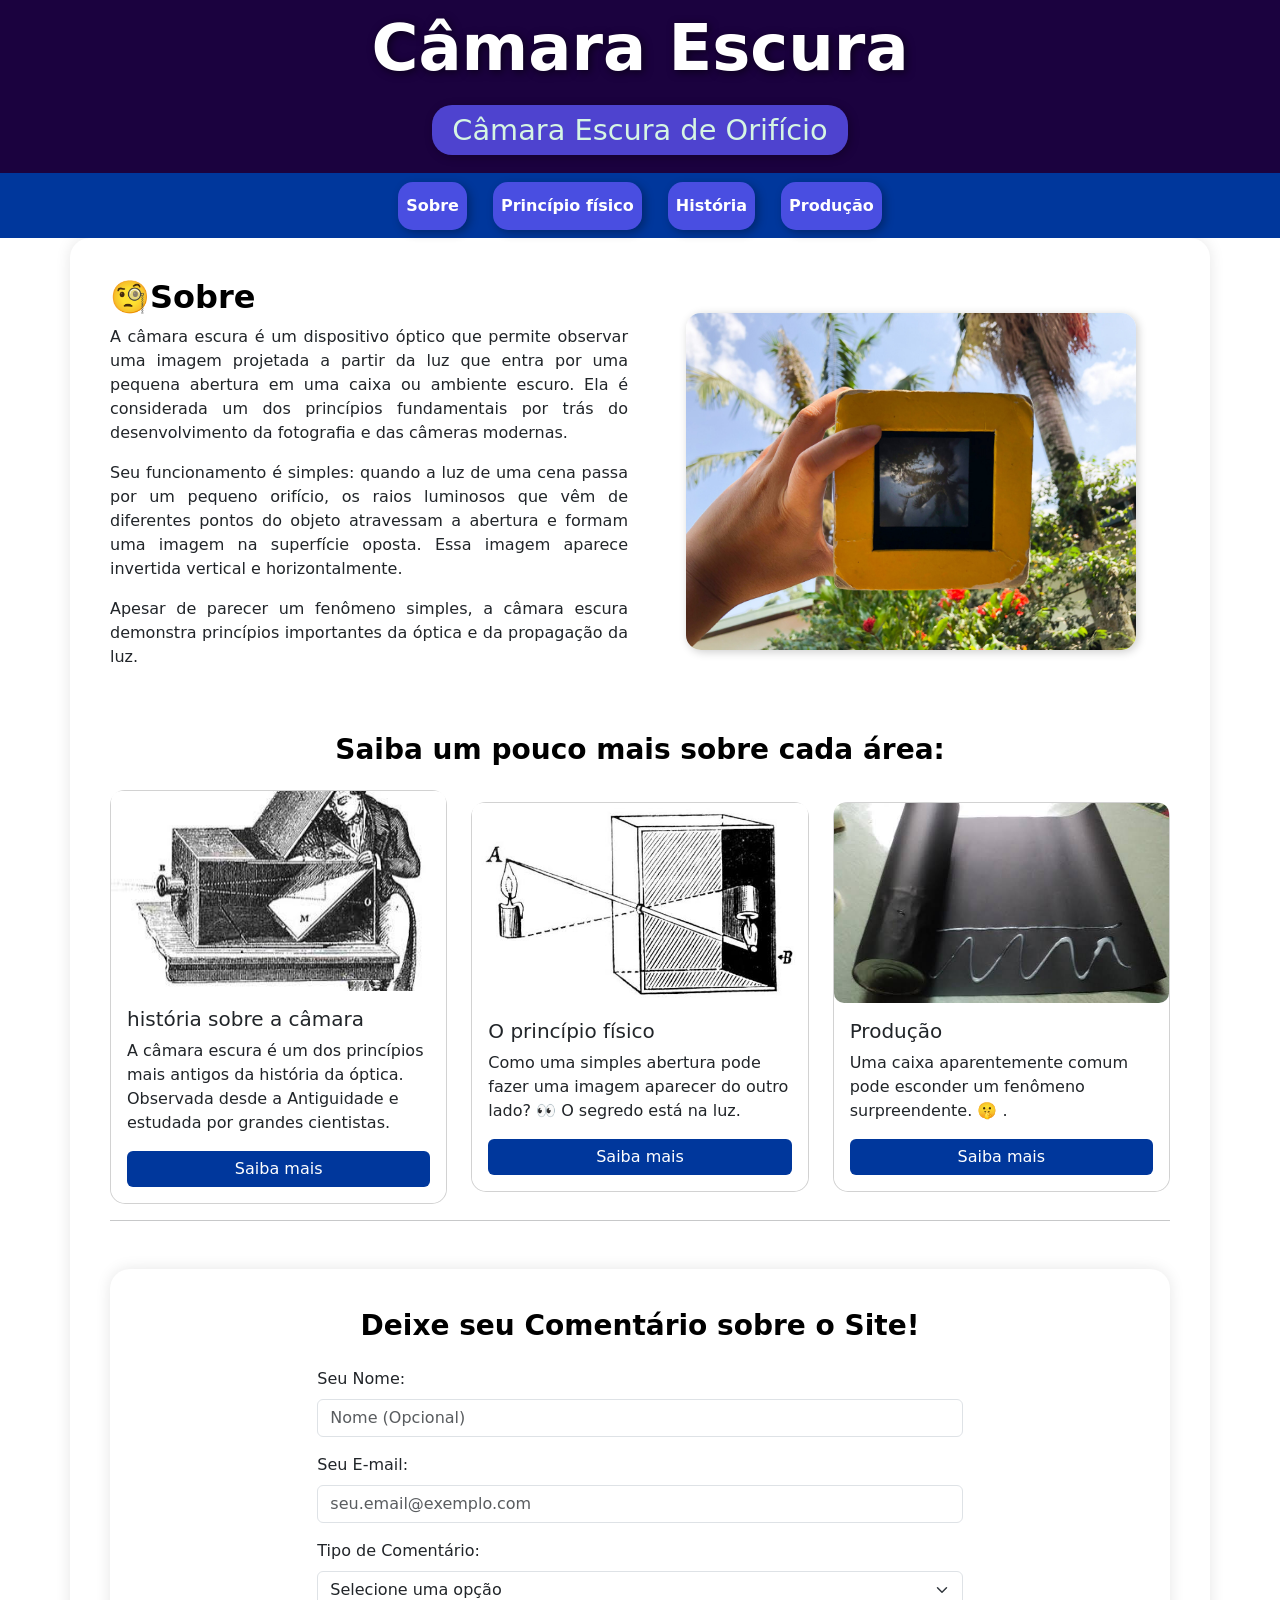
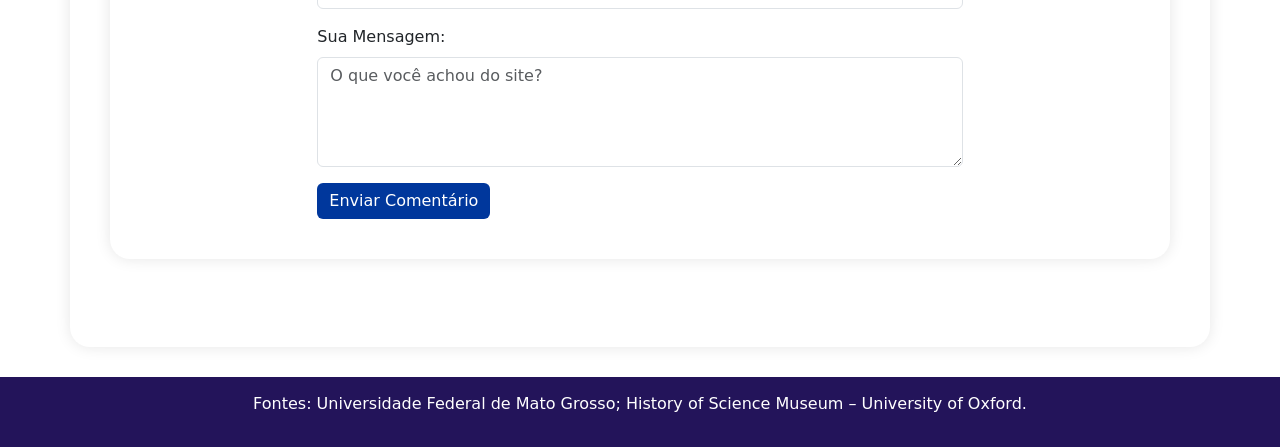
<file: index.html>
<!DOCTYPE html>
<html lang="pt-br">

<head>
    <link rel="stylesheet" href="https://cdn.jsdelivr.net/npm/bootstrap-icons@1.11.3/font/bootstrap-icons.css">

    <meta charset="UTF-8">
    <meta name="viewport" content="width=device-width, initial-scale=1.0">
    <title>Câmara Escura</title>
    <link href="https://cdn.jsdelivr.net/npm/bootstrap@5.3.5/dist/css/bootstrap.min.css" rel="stylesheet"
        integrity="sha384-SgOJa3DmI69IUzQ2PVdRZhwQ+dy64/BUtbMJw1MZ8t5HZApcHrRKUc4W0kG879m7" crossorigin="anonymous">
    <link rel="stylesheet" href="style.css">
</head>

<body>

    <section class="cabecalho">
        <h1 class="titulo-animado">Câmara Escura</h1>
        <h3 class="subtitulo-estiloso">Câmara Escura de Orifício</h3>
    </section>

    <nav class="navbar navbar-expand-lg">
        <div class="container-fluid">
            <button class="navbar-toggler" type="button" data-bs-toggle="collapse"
                data-bs-target="#navbarNav" aria-controls="navbarNav" aria-expanded="false"
                aria-label="Toggle navigation">
                <span class="navbar-toggler-icon"></span>
            </button>
            <div class="collapse navbar-collapse justify-content-center" id="navbarNav">
                <ul class="navbar-nav">
                    <li class="nav-item">
                        <a class="nav-link active" aria-current="page" href="index.html">Sobre</a>
                    </li>
                    <li class="nav-item">
                        <a class="nav-link" href="energia.html">Princípio físico</a>
                    </li>
                    <li class="nav-item">
                        <a class="nav-link" href="agua.html">História</a>
                    </li>
                    <li class="nav-item">
                        <a class="nav-link" href="producao.html">Produção</a>
                    </li>
                </ul>
            </div>
        </div>
    </nav>
    
<div class="container ">
    <div class="row pt- align-items-center">
        <div class="col-md-6">
            <h2><i class="titulo1"></i>🧐Sobre</h2>
            <p class="alinha">
               A câmara escura é um dispositivo óptico que permite observar uma imagem projetada a partir da luz que entra por uma pequena abertura em uma caixa ou ambiente escuro. Ela é considerada um dos princípios fundamentais por trás do desenvolvimento da fotografia e das câmeras modernas.
            </p>

            <p class="alinha">
                Seu funcionamento é simples: quando a luz de uma cena passa por um pequeno orifício, os raios luminosos que vêm de diferentes pontos do objeto atravessam a abertura e formam uma imagem na superfície oposta. Essa imagem aparece invertida vertical e horizontalmente.
            </p>

            <p class="alinha">
                Apesar de parecer um fenômeno simples, a câmara escura demonstra princípios importantes da óptica e da propagação da luz.
            </p>
        </div>

        <div class="col-md-6 text-center">
            <img class="img-agro" src="./13-04-sab-as-15h-familia-mam-oficina-de-camara-escura-como-os-olhos-veem-com-mam-educativo-foto-amanda-falcao-2-scaled.jpg" >
        </div>
    </div>

    <div class="row pt-5 align-items-center">
        <h3 class="text-center pb-3">Saiba um pouco mais sobre cada área:</h3>

        <div class="col">
            <div class="card">
                <img src="camara2.jpg" class="img-card card-img-top" alt="Imagem sobre água.">
                <div class="card-body">
                    <h5 class="card-title">história sobre a câmara</h5>
                    <p class="card-text">A câmara escura é um dos princípios mais antigos da história da óptica. Observada desde a Antiguidade e estudada por grandes cientistas.</p>
                    <a href="agua.html" class="btn btn-success">Saiba mais</a>
                </div>
            </div>
        </div>

        <div class="col">
            <div class="card">
                <img src="camara1.jpg" class="img-card card-img-top" alt="Imagem sobre energia.">
                <div class="card-body">
                    <h5 class="card-title">O princípio físico</h5>
                    <p class="card-text">Como uma simples abertura pode fazer uma imagem aparecer do outro lado? 👀
O segredo está na luz.</p>
                    <a href="energia.html" class="btn btn-success">Saiba mais</a>
                </div>
            </div>
        </div>

        <div class="col">
            <div class="card">
                <img src="camara3.jpg" class="img-card card-img-top" alt="Imagem sobre produção agrícola.">
                <div class="card-body">
                    <h5 class="card-title">Produção</h5>
                    <p class="card-text">Uma caixa aparentemente comum pode esconder um fenômeno surpreendente. 🤫
.</p>
                    <a href="producao.html" class="btn btn-success">Saiba mais</a>
                </div>
            </div>
        </div>
    </div>

    <hr>
    <section class="container my-5">
        <h3 class="text-center mb-4">Deixe seu Comentário sobre o Site!</h3>
        <div class="row justify-content-center">
            <div class="col-md-8">
                <form>
                    <div class="mb-3">
                        <label for="nomeComentario" class="form-label">Seu Nome:</label>
                        <input type="text" class="form-control" id="nomeComentario" placeholder="Nome (Opcional)">
                    </div>
                    <div class="mb-3">
                        <label for="emailComentario" class="form-label">Seu E-mail:</label>
                        <input type="email" class="form-control" id="emailComentario" placeholder="seu.email@exemplo.com" required>
                    </div>
                    <div class="mb-3">
                        <label for="tipoComentario" class="form-label">Tipo de Comentário:</label>
                        <select class="form-select" id="tipoComentario" aria-label="Selecione o tipo de comentário">
                            <option selected>Selecione uma opção</option>
                            <option value="elogio">Elogio</option>
                            <option value="sugestao">Sugestão de Melhoria</option>
                            <option value="erro">Relatar Erro</option>
                            <option value="geral">Comentário Geral</option>
                        </select>
                    </div>
                    <div class="mb-3">
                        <label for="mensagemComentario" class="form-label">Sua Mensagem:</label>
                        <textarea class="form-control" id="mensagemComentario" rows="4" placeholder="O que você achou do site?" required></textarea>
                    </div>
                    <button type="submit" class="btn btn-success">Enviar Comentário</button>
                </form>
            </div>
        </div>
    </section>
    </div> <div class="footer">
    <p>Fontes: Universidade Federal de Mato Grosso; History of Science Museum – University of Oxford.</p>
</div>


    
</body>

</html>
</file>
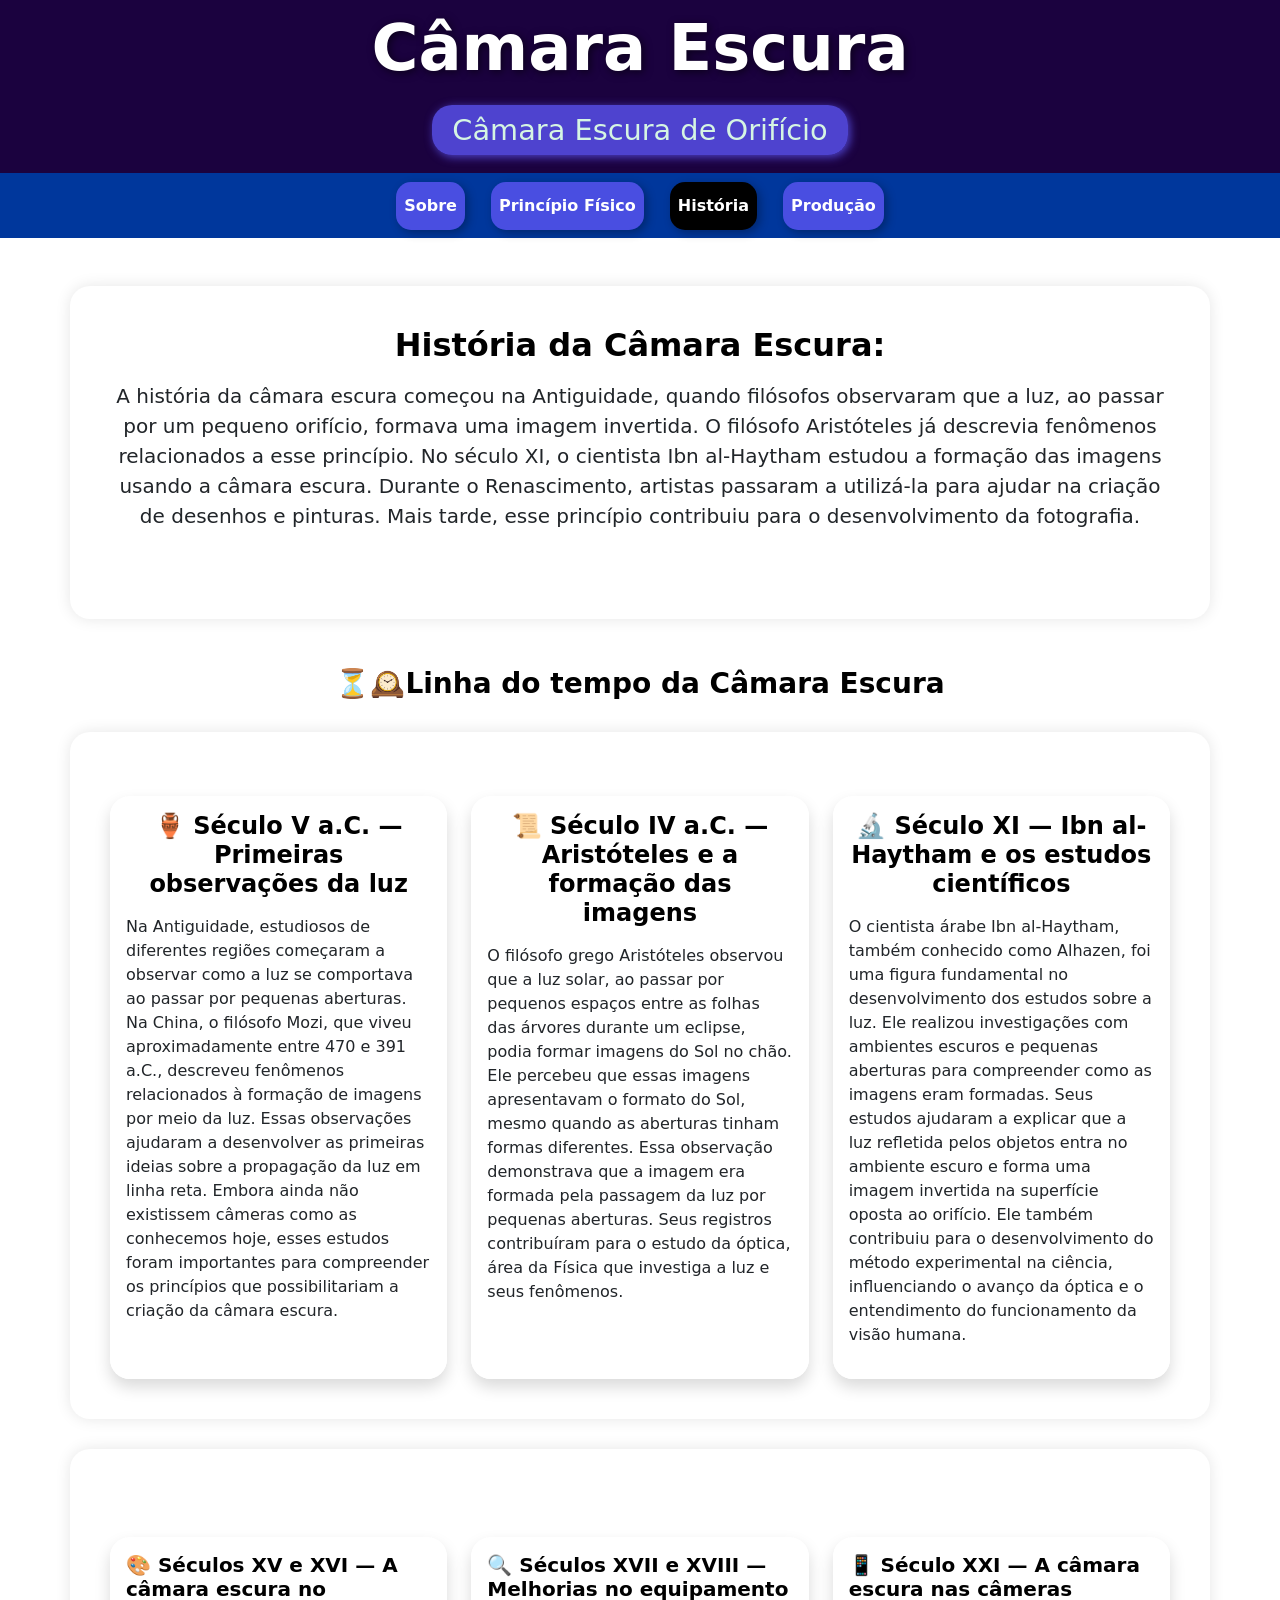
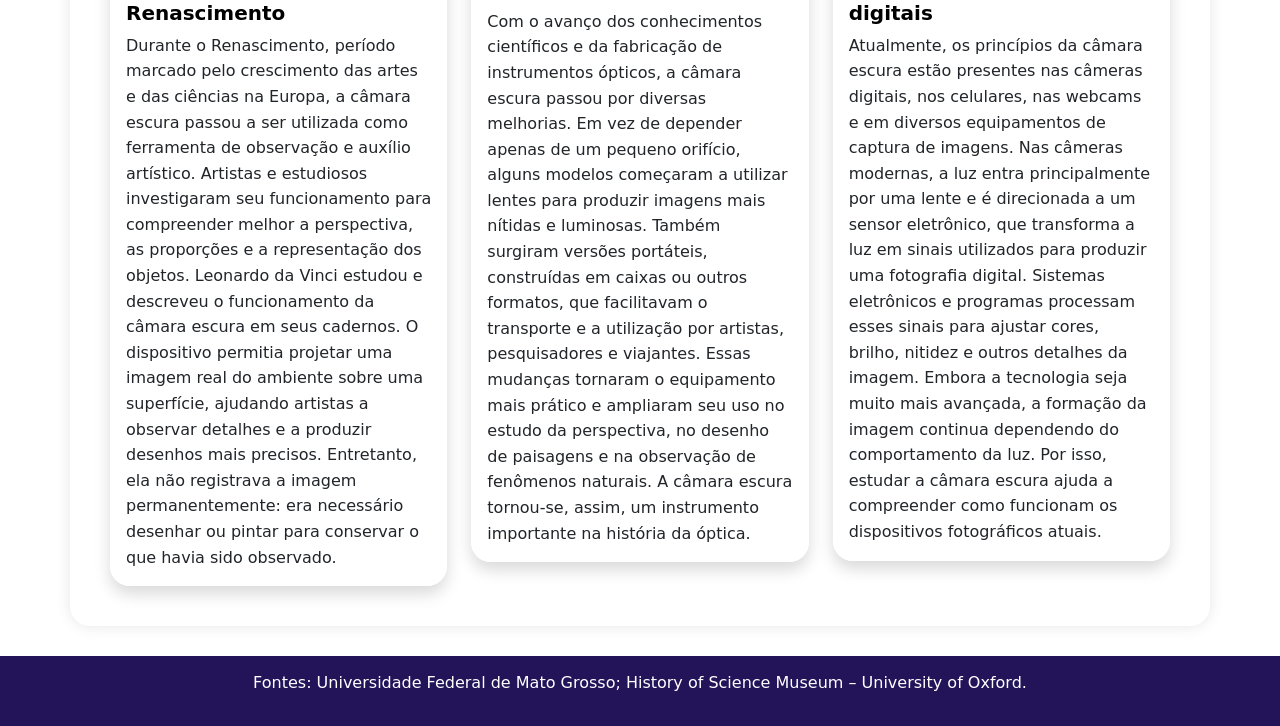
<file: agua.html>
<!DOCTYPE html>
<html lang="pt-br">

<head>
    <meta charset="UTF-8">
    <meta name="viewport" content="width=device-width, initial-scale=1.0">
    <title>Câmara Escura</title>
    <link href="https://cdn.jsdelivr.net/npm/bootstrap@5.3.5/dist/css/bootstrap.min.css" rel="stylesheet"
        integrity="sha384-SgOJa3DmI69IUzQ2PVdRZhwQ+dy64/BUtbMJw1MZ8t5HZApcHrRKUc4W0kG879m7" crossorigin="anonymous">
    <link rel="stylesheet" href="agua.css">
</head>

<body>

    <!-- Cabeçalho -->
    <section class="cabecalho">
        <h1 class="titulo-animado">Câmara Escura</h1>
        <h3 class="subtitulo-estiloso">Câmara Escura de Orifício</h3>
    </section>

    <!-- Navbar -->
    <nav class="navbar navbar-expand-lg">
        <div class="container-fluid">
            <button class="navbar-toggler" type="button" data-bs-toggle="collapse"
                data-bs-target="#navbarNav" aria-controls="navbarNav" aria-expanded="false"
                aria-label="Toggle navigation">
                <span class="navbar-toggler-icon"></span>
            </button>
            <div class="collapse navbar-collapse justify-content-center" id="navbarNav">
                <ul class="navbar-nav">
                    <li class="nav-item">
                        <a class="nav-link" href="index.html">Sobre</a>
                    </li>
                    <li class="nav-item">
                         <a class="nav-link" href="energia.html">Princípio Físico</a>
                    </li>
                    <li class="nav-item">
                         <a class="nav-link active" aria-current="page" href="agua.html">História</a>
                    </li>
                    <li class="nav-item">
                        <a class="nav-link" href="producao.html">Produção</a>
                    </li>
                </ul>
            </div>
        </div>
    </nav>
<div class="container my-5">
 <div class="text-center mb-5">
        <h2 class="mb-3">História da Câmara Escura:</h2>
        <p class="lead">
            A história da câmara escura começou na Antiguidade, quando filósofos observaram que a luz, ao passar por um pequeno orifício, formava uma imagem invertida. O filósofo Aristóteles já descrevia fenômenos relacionados a esse princípio. No século XI, o cientista Ibn al-Haytham estudou a formação das imagens usando a câmara escura. Durante o Renascimento, artistas passaram a utilizá-la para ajudar na criação de desenhos e pinturas. Mais tarde, esse princípio contribuiu para o desenvolvimento da fotografia.
        </p>
    </div>
    </div>
    <h3 class="text-center pb-4">⏳🕰️Linha do tempo da Câmara Escura</h3>
 

<!-- Conteúdo principal -->
<div class="container">

    <div class="row pt-4">

        <!-- Coluna 1 -->
        <div class="col-md-4">
            <div class="card h-100 shadow card-hover">
                <div class="card-body">
                    <h4 class="card-title text-center mb-3"><i class="bi bi-tree"></i>🏺 Século V a.C. — Primeiras observações da luz</h4>
                    <p>
                       Na Antiguidade, estudiosos de diferentes regiões começaram a observar como a luz se comportava ao passar por pequenas aberturas. Na China, o filósofo Mozi, que viveu aproximadamente entre 470 e 391 a.C., descreveu fenômenos relacionados à formação de imagens por meio da luz. Essas observações ajudaram a desenvolver as primeiras ideias sobre a propagação da luz em linha reta. Embora ainda não existissem câmeras como as conhecemos hoje, esses estudos foram importantes para compreender os princípios que possibilitariam a criação da câmara escura.
                    </p>
                   
                </div>
            </div>
        </div>

        <!-- Coluna 2 -->
        <div class="col-md-4">
            <div class="card h-100 shadow card-hover">
                <div class="card-body">
                    <h4 class="card-title text-center mb-3"><i class="bi bi-droplet-half"></i>📜 Século IV a.C. — Aristóteles e a formação das imagens</h4>
                    <p>
                        O filósofo grego Aristóteles observou que a luz solar, ao passar por pequenos espaços entre as folhas das árvores durante um eclipse, podia formar imagens do Sol no chão. Ele percebeu que essas imagens apresentavam o formato do Sol, mesmo quando as aberturas tinham formas diferentes. Essa observação demonstrava que a imagem era formada pela passagem da luz por pequenas aberturas. Seus registros contribuíram para o estudo da óptica, área da Física que investiga a luz e seus fenômenos.
                    </p>
                  
                </div>
            </div>
        </div>

        <!-- Coluna 3 -->
        <div class="col-md-4">
            <div class="card h-100 shadow card-hover">
                <div class="card-body">
                    <h4 class="card-title text-center mb-3"><i class="bi bi-people-fill"></i> 🔬 Século XI — Ibn al-Haytham e os estudos científicos</h4>
                    <p>
                        O cientista árabe Ibn al-Haytham, também conhecido como Alhazen, foi uma figura fundamental no desenvolvimento dos estudos sobre a luz. Ele realizou investigações com ambientes escuros e pequenas aberturas para compreender como as imagens eram formadas. Seus estudos ajudaram a explicar que a luz refletida pelos objetos entra no ambiente escuro e forma uma imagem invertida na superfície oposta ao orifício. Ele também contribuiu para o desenvolvimento do método experimental na ciência, influenciando o avanço da óptica e o entendimento do funcionamento da visão humana.
                    </p>
                </div>
            </div>
        </div>

    </div>
</div>

<!-- Seção de curiosidades -->
<div class="container">
    <div class="row pt-5">
        

        <!-- Card 1 -->
        <div class="col-md-4">
            <div class="card shadow curiosidade-hover">
                <div class="card-body">
                    <h5 class="card-title"><i class="bi bi-water"></i>🎨 Séculos XV e XVI — A câmara escura no Renascimento</h5>
                    <p class="card-text">
                        Durante o Renascimento, período marcado pelo crescimento das artes e das ciências na Europa, a câmara escura passou a ser utilizada como ferramenta de observação e auxílio artístico. Artistas e estudiosos investigaram seu funcionamento para compreender melhor a perspectiva, as proporções e a representação dos objetos. Leonardo da Vinci estudou e descreveu o funcionamento da câmara escura em seus cadernos. O dispositivo permitia projetar uma imagem real do ambiente sobre uma superfície, ajudando artistas a observar detalhes e a produzir desenhos mais precisos. Entretanto, ela não registrava a imagem permanentemente: era necessário desenhar ou pintar para conservar o que havia sido observado.
                    </p>
                </div>
            </div>
        </div>

        <!-- Card 2 -->
        <div class="col-md-4">
            <div class="card shadow curiosidade-hover">
                <div class="card-body">
                    <h5 class="card-title"><i class="bi bi-droplet-half"></i>🔍 Séculos XVII e XVIII — Melhorias no equipamento</h5>
                    <p class="card-text">
                        Com o avanço dos conhecimentos científicos e da fabricação de instrumentos ópticos, a câmara escura passou por diversas melhorias. Em vez de depender apenas de um pequeno orifício, alguns modelos começaram a utilizar lentes para produzir imagens mais nítidas e luminosas. Também surgiram versões portáteis, construídas em caixas ou outros formatos, que facilitavam o transporte e a utilização por artistas, pesquisadores e viajantes. Essas mudanças tornaram o equipamento mais prático e ampliaram seu uso no estudo da perspectiva, no desenho de paisagens e na observação de fenômenos naturais. A câmara escura tornou-se, assim, um instrumento importante na história da óptica.
                    </p>
                </div>
            </div>
        </div>

        <!-- Card 3 -->
        <div class="col-md-4">
            <div class="card shadow curiosidade-hover">
                <div class="card-body">
                    <h5 class="card-title"><i class="bi bi-globe"></i>📱 Século XXI — A câmara escura nas câmeras digitais


</h5>
                    <p class="card-text">
                       Atualmente, os princípios da câmara escura estão presentes nas câmeras digitais, nos celulares, nas webcams e em diversos equipamentos de captura de imagens. Nas câmeras modernas, a luz entra principalmente por uma lente e é direcionada a um sensor eletrônico, que transforma a luz em sinais utilizados para produzir uma fotografia digital. Sistemas eletrônicos e programas processam esses sinais para ajustar cores, brilho, nitidez e outros detalhes da imagem. Embora a tecnologia seja muito mais avançada, a formação da imagem continua dependendo do comportamento da luz. Por isso, estudar a câmara escura ajuda a compreender como funcionam os dispositivos fotográficos atuais.
                    </p>
                </div>
            </div>
        </div>

    </div>
</div>


    <!-- Script Bootstrap -->
    <script src="https://cdn.jsdelivr.net/npm/bootstrap@5.3.5/dist/js/bootstrap.bundle.min.js"></script>

  <!-- Rodapé -->
    <div class="footer">
        <p>Fontes: Universidade Federal de Mato Grosso; History of Science Museum – University of Oxford.</p>
    </div>

    <script src="https://cdn.jsdelivr.net/npm/bootstrap@5.3.5/dist/js/bootstrap.bundle.min.js"
        integrity="sha384-k6d4wzSIapyDyv1kpU366/PK5hCdSbCRGRCMv+eplOQJWyd1fbcAu9OCUj5zNLiq"
        crossorigin="anonymous"></script>
</body>

</html>
</file>
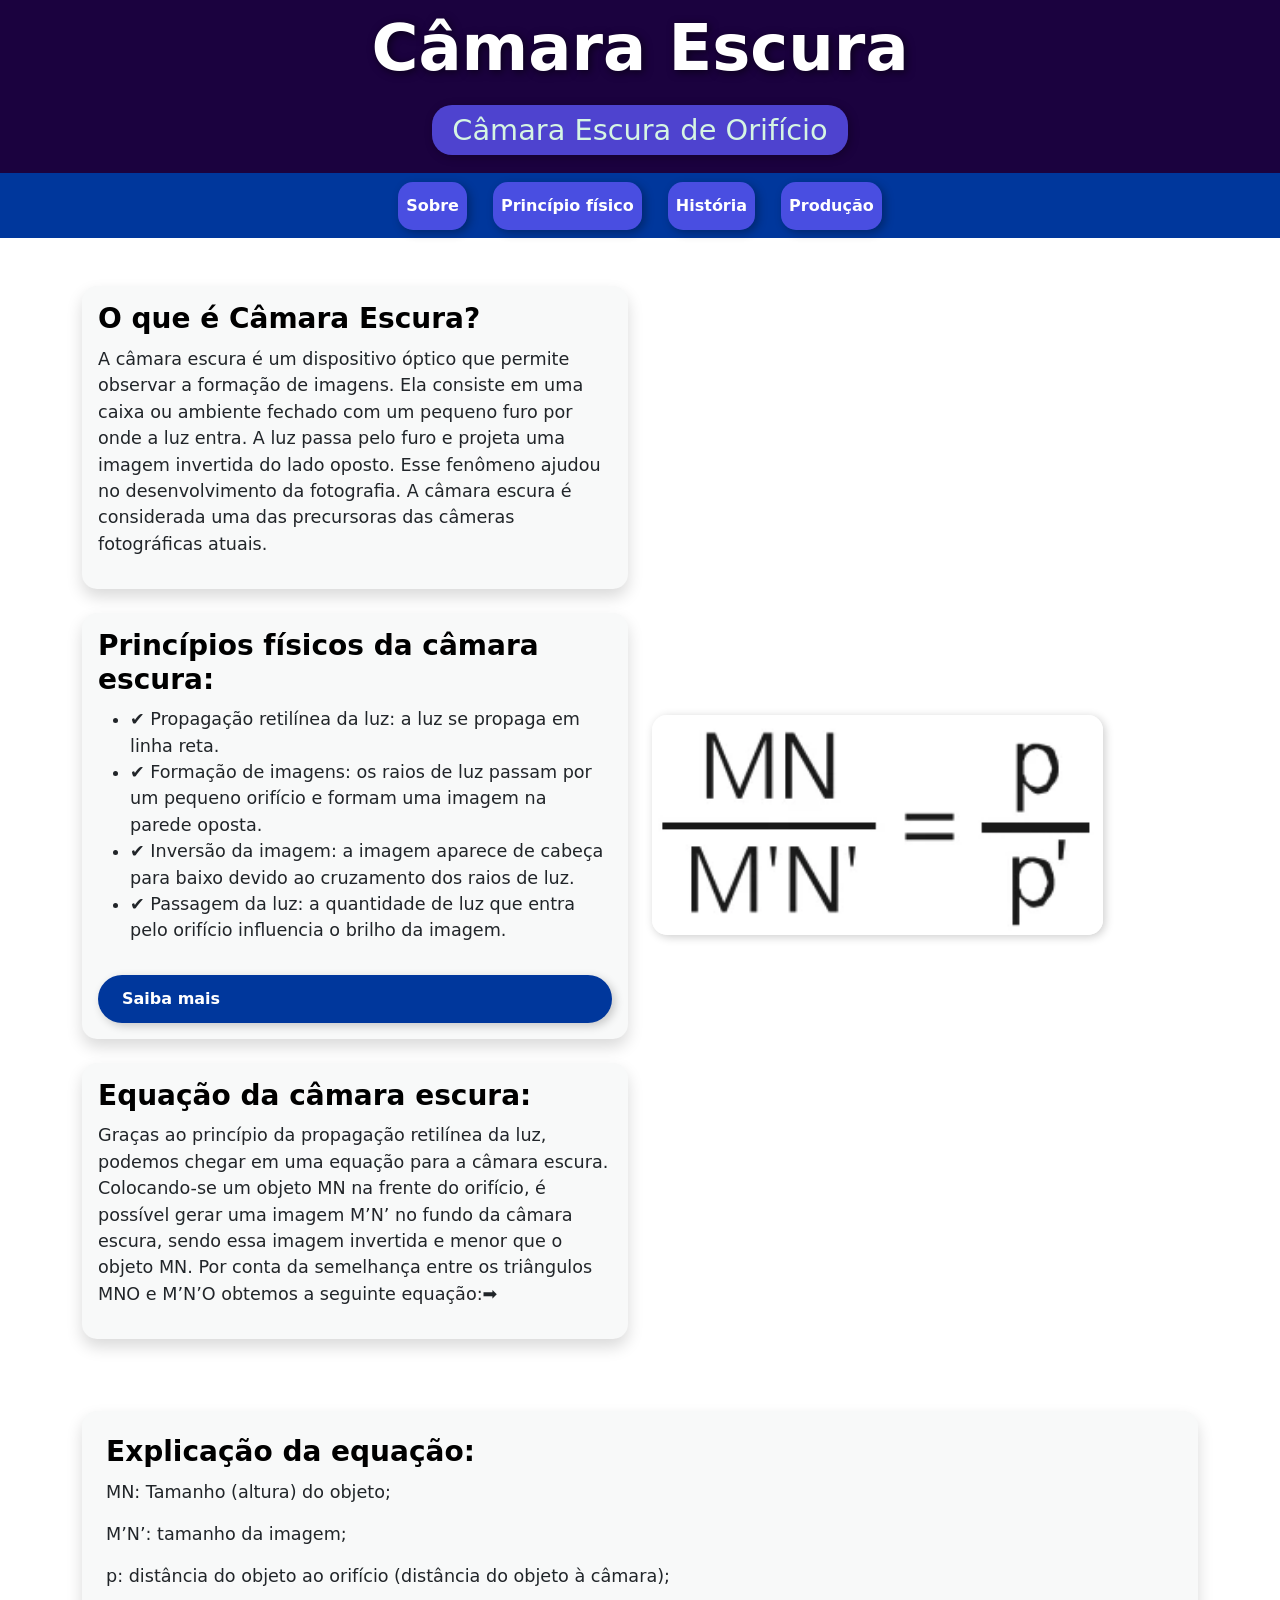
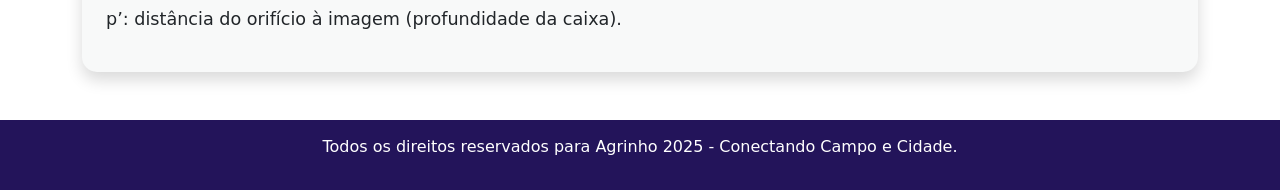
<file: energia.html>
<!DOCTYPE html>
<html lang="pt-br">

<head>
    <meta charset="UTF-8">
    <meta name="viewport" content="width=device-width, initial-scale=1.0">
    <title>Câmara Escura</title>
    <link href="https://cdn.jsdelivr.net/npm/bootstrap@5.3.5/dist/css/bootstrap.min.css" rel="stylesheet"
        integrity="sha384-SgOJa3DmI69IUzQ2PVdRZhwQ+dy64/BUtbMJw1MZ8t5HZApcHrRKUc4W0kG879m7" crossorigin="anonymous">
    <link rel="stylesheet" href="energia.css">
</head>

<body>

    <!-- Cabeçalho -->
    <section class="cabecalho">
        <h1 class="titulo-animado">Câmara Escura</h1>
        <h3 class="subtitulo-estiloso">Câmara Escura de Orifício</h3>
    </section>

    <!-- Navbar -->
    <nav class="navbar navbar-expand-lg">
        <div class="container-fluid">
            <button class="navbar-toggler" type="button" data-bs-toggle="collapse"
                data-bs-target="#navbarNav" aria-controls="navbarNav" aria-expanded="false"
                aria-label="Toggle navigation">
                <span class="navbar-toggler-icon"></span>
            </button>
            <div class="collapse navbar-collapse justify-content-center" id="navbarNav">
                <ul class="navbar-nav">
                    <li class="nav-item">
                        <a class="nav-link" href="index.html">Sobre</a>
                    </li>
                    <li class="nav-item">
                        <a class="nav-link active" aria-current="page" href="energia.html">Princípio físico</a>
                    </li>
                    <li class="nav-item">
                        <a class="nav-link" href="agua.html">História</a>
                    </li>
                    <li class="nav-item">
                        <a class="nav-link" href="producao.html">Produção</a>
                    </li>
                </ul>
            </div>
        </div>
    </nav>

    <!-- Conteúdo Principal -->
    <div class="container my-5">
        <div class="row align-items-center">
            <!-- Texto -->
            <div class="col-md-6">
                <div class="card mb-4 shadow p-3">
                    <h3 class="text-success">O que é Câmara Escura?</h3>
                    <p>A câmara escura é um dispositivo óptico que permite observar a formação de imagens.
Ela consiste em uma caixa ou ambiente fechado com um pequeno furo por onde a luz entra.
A luz passa pelo furo e projeta uma imagem invertida do lado oposto.
Esse fenômeno ajudou no desenvolvimento da fotografia.
A câmara escura é considerada uma das precursoras das câmeras fotográficas atuais.</p>
                </div>

                <div class="card mb-4 shadow p-3">
                    <h3 class="text-success">Princípios físicos da câmara escura:</h3>
                    <ul>
                        <li>✔️ Propagação retilínea da luz: a luz se propaga em linha reta.</li>
                        <li>✔️ Formação de imagens: os raios de luz passam por um pequeno orifício e formam uma imagem na parede oposta.</li>
                        <li>✔️ Inversão da imagem: a imagem aparece de cabeça para baixo devido ao cruzamento dos raios de luz.</li>
                        <li>✔️ Passagem da luz: a quantidade de luz que entra pelo orifício influencia o brilho da imagem.</li>
                    </ul>
                    <a href="https://www.todoestudo.com.br/fisica/camara-escura" target="_blank" class="btn-saiba-mais">Saiba mais </a>

                </div>

                <div class="card mb-4 shadow p-3">
                    <h3 class="text-success">Equação da câmara escura:</h3>
                    <p>Graças ao princípio da propagação retilínea da luz, podemos chegar em uma equação para a câmara escura.

                    Colocando-se um objeto MN na frente do orifício, é possível gerar uma imagem M’N’ no fundo da câmara escura,
                     sendo essa imagem invertida e menor que o objeto MN. Por conta da semelhança entre os triângulos MNO e M’N’O obtemos a seguinte equação:➡️
                    </p>
                </div>
            </div>

             
        <div class="col-md-5 text-center">
            <img class="img-agro2" src="./câmara-escura-equação.webp" >
        </div>
    </div>
        

        <!-- Mais Informações -->
        <div class="card mt-5 shadow p-4">
            <h3 class="text-success">Explicação da equação:</h3>
            <p>
                MN: Tamanho (altura) do objeto;</p>
               <p>
                M’N’: tamanho da imagem;</p>
                <p>
                    p: distância do objeto ao orifício (distância do objeto à câmara);</p>
                <p>
                    p’: distância do orifício à imagem (profundidade da caixa).</p>
        </div>
    </div>

    <!-- Bootstrap JS -->
    <script src="https://cdn.jsdelivr.net/npm/bootstrap@5.3.0/dist/js/bootstrap.bundle.min.js"></script>
  <!-- Rodapé -->
    <div class="footer">
        <p>Todos os direitos reservados para Agrinho 2025 - Conectando Campo e Cidade.</p>
    </div>

    <script src="https://cdn.jsdelivr.net/npm/bootstrap@5.3.5/dist/js/bootstrap.bundle.min.js"
        integrity="sha384-k6d4wzSIapyDyv1kpU366/PK5hCdSbCRGRCMv+eplOQJWyd1fbcAu9OCUj5zNLiq"
        crossorigin="anonymous"></script>
</body>

</html>
</file>
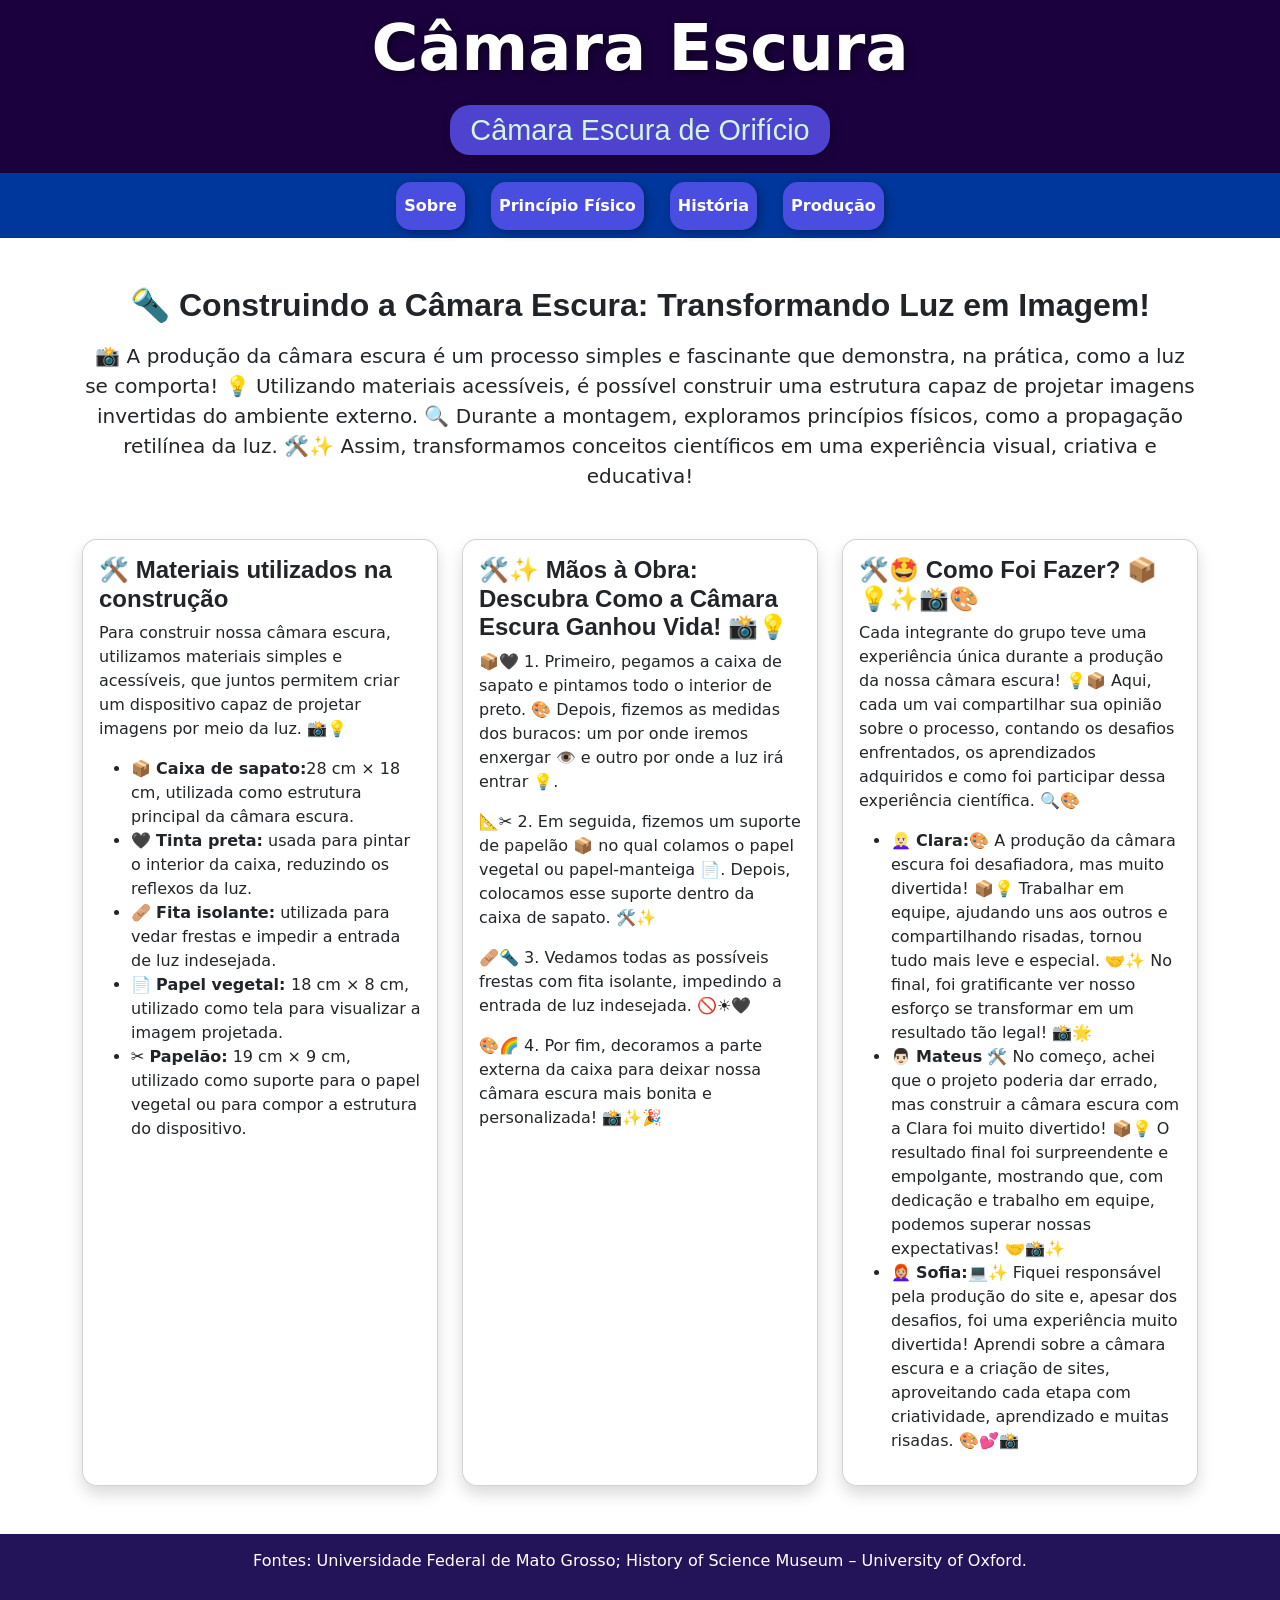
<file: producao.html>
<!DOCTYPE html>
<html lang="pt-br">

<head>
    <link rel="stylesheet" href="https://cdn.jsdelivr.net/npm/bootstrap-icons@1.11.3/font/bootstrap-icons.css">

    <meta charset="UTF-8">
    <meta name="viewport" content="width=device-width, initial-scale=1.0">
    <title>Câmara Escura</title>
    <link href="https://cdn.jsdelivr.net/npm/bootstrap@5.3.5/dist/css/bootstrap.min.css" rel="stylesheet"
        integrity="sha384-SgOJa3DmI69IUzQ2PVdRZhwQ+dy64/BUtbMJw1MZ8t5HZApcHrRKUc4W0kG879m7" crossorigin="anonymous">
    <link rel="stylesheet" href="producao.css">
</head>

<body>

    <!-- Cabeçalho -->
    <section class="cabecalho">
        <h1 class="titulo-animado">Câmara Escura</h1>
        <h3 class="subtitulo-estiloso">Câmara Escura de Orifício</h3>
    </section>

    <!-- Navbar -->
    <nav class="navbar navbar-expand-lg">
        <div class="container-fluid">
            <button class="navbar-toggler" type="button" data-bs-toggle="collapse"
                data-bs-target="#navbarNav" aria-controls="navbarNav" aria-expanded="false"
                aria-label="Toggle navigation">
                <span class="navbar-toggler-icon"></span>
            </button>
            <div class="collapse navbar-collapse justify-content-center" id="navbarNav">
                <ul class="navbar-nav">
                    <li class="nav-item">
                        <a class="nav-link" aria-current="page" href="index.htmPál">Sobre</a>
                    </li>
                    <li class="nav-item">
                        <a class="nav-link" href="energia.html">Princípio Físico</a>
                    </li>
                    <li class="nav-item">
                        <a class="nav-link" href="agua.html">História</a>
                    </li>
                    <li class="nav-item">
                        <a class="nav-link active" aria-current="page" href="producao.html">Produção</a>
                    </li>
                </ul>
            </div>
        </div>
    </nav>
    

   <!-- Conteúdo principal -->
<div class="container my-5">

    <!-- Seção 1 - Texto Introdutório -->
    <div class="text-center mb-5">
        <h2 class="mb-3">🔦 Construindo a Câmara Escura: Transformando Luz em Imagem!</h2>
        <p class="lead">
            📸 A produção da câmara escura é um processo simples e fascinante que demonstra, na prática, como a luz se comporta! 💡 Utilizando materiais acessíveis, é possível construir uma estrutura capaz de projetar imagens invertidas do ambiente externo. 🔍 Durante a montagem, exploramos princípios físicos, como a propagação retilínea da luz. 🛠️✨ Assim, transformamos conceitos científicos em uma experiência visual, criativa e educativa!</p>
    </div>

    <!-- Cards sobre os temas -->
    <div class="row g-4">

        <!-- Card 1 -->
        <div class="col-md-4">
            <div class="card h-100 shadow grow-on-hover">
                <div class="card-body">
                    <h4 class="card-title">🛠️ Materiais utilizados na construção</h4>
                    <p class="card-text">
                        Para construir nossa câmara escura, utilizamos materiais simples e acessíveis, que juntos permitem criar um dispositivo capaz de projetar imagens por meio da luz. 📸💡
                    </p>
                    <ul>
                        <li>📦 <strong>Caixa de sapato:</strong>28 cm × 18 cm, utilizada como estrutura principal da câmara escura.</li>
                        <li>🖤 <strong>Tinta preta:</strong> usada para pintar o interior da caixa, reduzindo os reflexos da luz.</li>
                        <li>🩹 <strong>Fita isolante:</strong> utilizada para vedar frestas e impedir a entrada de luz indesejada.</li>
                        <li>📄 <strong>Papel vegetal: </strong> 18 cm × 8 cm, utilizado como tela para visualizar a imagem projetada.</li>
                        <li>✂️ <strong>Papelão:</strong> 19 cm × 9 cm, utilizado como suporte para o papel vegetal ou para compor a estrutura do dispositivo.</li>
                    </ul>
                   
                </div>
            </div>
        </div>

        <!-- Card 2 -->
        <div class="col-md-4">
            <div class="card h-100 shadow grow-on-hover">
                <div class="card-body">
                    <h4 class="card-title">🛠️✨ Mãos à Obra: Descubra Como a Câmara Escura Ganhou Vida! 📸💡


</h4>
                    <p class="card-text">
                     📦🖤 1. Primeiro, pegamos a caixa de sapato e pintamos todo o interior de preto. 🎨 Depois, fizemos as medidas dos buracos: um por onde iremos enxergar 👁️ e outro por onde a luz irá entrar 💡.
                    </p>

                    <p>
                        📐✂️ 2. Em seguida, fizemos um suporte de papelão 📦 no qual colamos o papel vegetal ou papel-manteiga 📄. Depois, colocamos esse suporte dentro da caixa de sapato. 🛠️✨
                    </p>

                    <p>
                        🩹🔦 3. Vedamos todas as possíveis frestas com fita isolante, impedindo a entrada de luz indesejada. 🚫☀️🖤
                    </p>

                    <p>
                        🎨🌈 4. Por fim, decoramos a parte externa da caixa para deixar nossa câmara escura mais bonita e personalizada! 📸✨🎉
                    </p>
                   
                </div>
            </div>
        </div>

        <!-- Card 3 -->
        <div class="col-md-4">
            <div class="card h-100 shadow grow-on-hover">
                <div class="card-body">
                    <h4 class="card-title">🛠️🤩 Como Foi Fazer? 📦💡✨📸🎨</h4>
                    <p class="card-text">
                        Cada integrante do grupo teve uma experiência única durante a produção da nossa câmara escura! 💡📦 Aqui, cada um vai compartilhar sua opinião sobre o processo, contando os desafios enfrentados, os aprendizados adquiridos e como foi participar dessa experiência científica. 🔍🎨
                    </p>
                    <ul>
                        <li>👱🏻‍♀️ <strong>Clara:</strong>🎨 A produção da câmara escura foi desafiadora, mas muito divertida! 📦💡 Trabalhar em equipe, ajudando uns aos outros e compartilhando risadas, tornou tudo mais leve e especial. 🤝✨ No final, foi gratificante ver nosso esforço se transformar em um resultado tão legal! 📸🌟 </li>
                        <li>👨🏻 <strong>Mateus</strong>  🛠️ No começo, achei que o projeto poderia dar errado, mas construir a câmara escura com a Clara foi muito divertido! 📦💡 O resultado final foi surpreendente e empolgante, mostrando que, com dedicação e trabalho em equipe, podemos superar nossas expectativas! 🤝📸✨</li>
                        <li>👩🏼‍🦰 <strong>Sofia:</strong>💻✨ Fiquei responsável pela produção do site e, apesar dos desafios, foi uma experiência muito divertida! Aprendi sobre a câmara escura e a criação de sites, aproveitando cada etapa com criatividade, aprendizado e muitas risadas. 🎨💕📸</li>
                        
                    </ul>
                    
                </div>
            </div>
        </div>
    </div>
</div>




   
      

                </div>
            </div>
        </div>

    </div>
</div>
    </div>
    </div>
     </div>



     <!-- Rodapé -->
    <div class="footer">
        <p>Fontes: Universidade Federal de Mato Grosso; History of Science Museum – University of Oxford.</p>
    </div>

    <!-- Scripts Bootstrap -->
    <script src="https://cdn.jsdelivr.net/npm/bootstrap@5.3.5/dist/js/bootstrap.bundle.min.js"></script>

</body>

</html>
</file>
<file: style.css>
/* Estilo do cabeçalho */
.cabecalho {
    background-color: #1b023f;
    padding: 10px 0;
    text-align: center;
    color: #fff;
}

/* Animação do Título */
.titulo-animado {
    font-size: 4rem;
    font-weight: bold;
    color: #ffffff;
    text-shadow: 2px 2px 8px rgba(0, 0, 0, 0.6);
    animation: brilho 2s ease-in-out infinite alternate;
}

@keyframes brilho {
    0% {
        text-shadow: 2px 2px 8px rgba(0, 0, 0, 0.6),
                     0 0 10px #2705a2,
                     0 0 20px #2705a2;
    }
    100% {
        text-shadow: 2px 2px 8px rgba(0, 0, 0, 0.6),
                     0 0 20px #2705a2,
                     0 0 30px #2705a2;
    }
}

/* Estilo do Subtítulo */
.subtitulo-estiloso {
    font-size: 1.8rem;
    font-weight: 400;
    color: #D5F5E3;
    background-color: rgba(92, 84, 243, 0.8);
    display: inline-block;
    padding: 8px 20px;
    border-radius: 20px;
    box-shadow: 2px 2px 10px rgba(0,0,0,0.3);
    margin-top: 10px;
}

/* Estilo dos textos */
.alinha {
    text-align: justify;
}

/* Imagens */
.img-agro {
    width: 100%;
    max-width: 450px;
    border-radius: 15px;
    box-shadow: 2px 2px 10px rgba(0,0,0,0.2);
}

.img-card {
    height: 200px;
    object-fit: cover;
    border-radius: 10px;
}

.img-slide {
    border-radius: 10px;
}


/* ================= Cartões ================= */
.card {
    border-radius: 15px;
    transition: transform 0.4s, box-shadow 0.4s;
    height: 100%;
    flex: 1;
    display: flex;
    flex-direction: column;
}

.card:hover {
    transform: scale(1.05);
    box-shadow: 0 10px 20px rgba(0,0,0,0.3);
}

.row .col {
    display: flex;
}

.card-body {
    background-color: white;
    border-radius: 15px;
    flex-grow: 1;
    display: flex;
    flex-direction: column;
    justify-content: space-between;
}

/* ================= Botões ================= */
.btn-success {
    background-color: #00379c;
    border: none;
    transition: background-color 0.4s, transform 0.3s;
}

.btn-success:hover {
    background-color: #00379c;
    transform: scale(1.08);
}

/* Rodapé */
.footer {
    background-color: #23145a;
    color: white;
    padding: 15px;
    text-align: center;
}



/* Navbar */
.navbar {
    background-color: #00379c !important;
    padding: 0.5px ;
}
/* Alinhar os blocos na horizontal */
.navbar-nav {
    display: flex;
    gap: 10px;
    flex-wrap: wrap;
    justify-content: center;
}

/* Itens da Navbar em formato de bloco destacado */
.nav-link {
    background-color: rgba(92, 84, 243, 0.8); /* Cor do bloco */
    color: white !important;
    font-weight: bold;
    padding: 12px 24px;
    margin: 8px;
    border-radius: 15px;
    box-shadow: 3px 3px 10px rgba(0, 0, 0, 0.3);
    transition: background-color 0.3s, transform 0.3s;
    display: block;
    text-align: center;
    text-decoration: none;
}

/* Efeito ao passar o mouse */
.nav-link:hover {
    background-color: rgba(92, 84, 243, 0.8);
    transform: scale(1.08);
    color: #fff !important;
}

/* Item ativo (página atual) */
.nav-link.active {
    background-color: rgba(92, 84, 243, 0.8);
    color: #fff !important;
}



/* Seção principal com fundo diferenciado */




/* Deixa os títulos mais destacados */
h2, h3 {
    color: #000000;
    font-weight: bold;
}
.container {
    background-color: #ffffff;
    padding: 40px;
    border-radius: 20px;
    box-shadow: 0 0 15px rgba(0,0,0,0.1);
    margin-bottom: 30px;
}
/* Animação suave de entrada */
.container {
    animation: fadeIn 1s ease-in;
}

@keyframes fadeIn {
    from {
        opacity: 0;
        transform: translateY(20px);
    }
    to {
        opacity: 1;
        transform: translateY(0);
    }
}
.nav-link:hover {
    background-color: #000000;
    transform: scale(1.08);
    color: #fff !important;
}
.titulo-animado {
    font-size: 4rem;
    font-weight: bold;
    color: #ffffff;
    text-shadow: 2px 2px 8px rgba(0, 0, 0, 0.6);
    animation: brilho 2s ease-in-out infinite alternate;
}
</file>
<file: agua.css>
/* Estilo do cabeçalho */
.cabecalho {
    background-color: #1b023f;
    padding: 10px 0;
    text-align: center;
    color: #fff;
}

/* Animação do Título */
.titulo-animado {
    font-size: 4rem;
    font-weight: bold;
    color: #ffffff;
    text-shadow: 2px 2px 8px rgba(0, 0, 0, 0.6);
    animation: brilho 2s ease-in-out infinite alternate;
}

@keyframes brilho {
    0% {
        text-shadow: 2px 2px 8px rgba(0, 0, 0, 0.6),
                     0 0 10px #2705a2,
                     0 0 20px #2705a2;
    }
    100% {
        text-shadow: 2px 2px 8px rgba(0, 0, 0, 0.6),
                     0 0 20px #2705a2,
                     0 0 30px #2705a2;
    }
}

/* Estilo do Subtítulo */
.subtitulo-estiloso {
    font-size: 1.8rem;
    font-weight: 400;
    color: #D5F5E3;
    background-color: rgba(92, 84, 243, 0.8);
    display: inline-block;
    padding: 8px 20px;
    border-radius: 20px;
    box-shadow: 2px 2px 10px rgba(92, 84, 243, 0.8);
    margin-top: 10px;
}

/* Estilo dos textos */
.alinha {
    text-align: justify;
}


/* Navbar */
.navbar {
    background-color: #00379c ;
    padding: 0.5px ;
}
/* Alinhar os blocos na horizontal */
.navbar-nav {
    display: flex;
    gap: 10px;
    flex-wrap: wrap;
    justify-content: center;
}

/* Itens da Navbar em formato de bloco destacado */
.nav-link {
    background-color: rgba(92, 84, 243, 0.8); /* Cor do bloco */
    color: white !important;
    font-weight: bold;
    padding: 12px 24px;
    margin: 8px;
    border-radius: 15px;
    box-shadow: 3px 3px 10px rgba(0, 0, 0, 0.3);
    transition: background-color 0.3s, transform 0.3s;
    display: block;
    text-align: center;
    text-decoration: none;
}

/* Efeito ao passar o mouse */
.nav-link:hover {
    background-color: #000000;
    transform: scale(1.08);
    color: #fff !important;
}

/* Item ativo (página atual) */
.nav-link.active {
    background-color: #000000;
    color: #fff !important;
}


/* Cartões de conteúdo */
/* Efeito hover nos cards */
.card-hover {
    transition: transform 0.4s ease, box-shadow 0.4s ease;
}

.card-hover:hover {
    transform: scale(1.05);
    box-shadow: 0 8px 20px rgba(0,0,0,0.2);
}

/* Deixar os títulos com mais destaque */
.card-title {
    color: #430275;
    font-weight: bold;
}

/* Texto interno */
.card-body {
    background-color: #ffffff;
    border-radius: 15px;
}

/* Melhorar a aparência dos cards */
.card {
    border-radius: 20px;
    border: none;
}

/* Animação suave nos títulos */
.card-title {
    transition: color 0.3s;
}

.card-title:hover {
    color: #510378;
}

/* Lista interna estilizada */
.card-body ul {
    padding-left: 20px;
}

.card-body ul li {
    margin-bottom: 8px;
}

/* Sombra sutil padrão */
.shadow {
    box-shadow: 0 4px 15px rgba(0,0,0,0.1);
}


/* Responsividade para títulos */
@media (max-width: 768px) {
    .header-agrinho h1 {
        font-size: 2.2rem;
    }

    .header-agrinho h2 {
        font-size: 1.4rem;
    }
}

/* Imagens2 */
.img-agro2 {
    width: 100%;
    max-width: 800px;
    border-radius: 15px;
    box-shadow: 2px 2px 10px rgba(0,0,0,0.2);
}
/* Rodapé */
.footer {
    background-color: #23145a;
    color: white;
    padding: 15px;
    text-align: center;
}
/* Animação suave de entrada */
.container {
    animation: fadeIn 1s ease-in;
}

@keyframes fadeIn {
    from {
        opacity: 0;
        transform: translateY(20px);
    }
    to {
        opacity: 1;
        transform: translateY(0);
    }
}
/* Estilo e animação para os cards de curiosidades */
.curiosidade-hover {
    transition: transform 0.4s ease, box-shadow 0.4s ease;
    border-radius: 20px;
}

.curiosidade-hover:hover {
    transform: translateY(-8px) scale(1.03);
    box-shadow: 0 8px 20px rgba(0, 0, 0, 0.2);
}

/* Aparência dos títulos */
.card-title {
    color: #000000;
    font-weight: bold;
    transition: color 0.3s;
}

.card-title:hover {
    color: #000000;
}

/* Aparência interna dos cards */
.card-body {
    border-radius: 20px;
    background-color: #ffffff;
}

/* Sombra padrão */
.shadow {
    box-shadow: 0 4px 15px rgba(0, 0, 0, 0.1);
}

/* Melhor espaçamento dos textos */
.card-text {
    font-size: 1rem;
    line-height: 1.6;
}
h2, h3 {
    color: #000000;
    font-weight: bold;
}
.container {
    background-color: #ffffff;
    padding: 40px;
    border-radius: 20px;
    box-shadow: 0 0 15px rgba(0,0,0,0.1);
    margin-bottom: 30px;
}
</file>
<file: energia.css>
/* Estilo do cabeçalho */
.cabecalho {
    background-color: #1b023f;
    padding: 10px 0;
    text-align: center;
    color: #fff;
}


/* Animação do Título */
.titulo-animado {
    font-size: 4rem;
    font-weight: bold;
    color: #ffffff;
    text-shadow: 2px 2px 8px rgba(0, 0, 0, 0.6);
    animation: brilho 2s ease-in-out infinite alternate;
}

@keyframes brilho {
    0% {
        text-shadow: 2px 2px 8px rgba(0, 0, 0, 0.6),
                     0 0 10px #2705a2,
                     0 0 20px #2705a2;
    }
    100% {
        text-shadow: 2px 2px 8px rgba(0, 0, 0, 0.6),
                     0 0 20px #2705a2,
                     0 0 30px #2705a2;
    }
}

/* Estilo do Subtítulo */
.subtitulo-estiloso {
    font-size: 1.8rem;
    font-weight: 400;
    color: #D5F5E3;
    background-color: rgba(92, 84, 243, 0.8);
    display: inline-block;
    padding: 8px 20px;
    border-radius: 20px;
    box-shadow: 2px 2px 10px rgba(0,0,0,0.3);
    margin-top: 10px;
}

/* Estilo dos textos */
.alinha {
    text-align: justify;
}


/* Navbar */
.navbar {
    background-color: #00379c !important;
    padding: 0.5px ;
}
/* Alinhar os blocos na horizontal */
.navbar-nav {
    display: flex;
    gap: 10px;
    flex-wrap: wrap;
    justify-content: center;
}

/* Itens da Navbar em formato de bloco destacado */
.nav-link {
    background-color: rgba(92, 84, 243, 0.8); /* Cor do bloco */
    color: white !important;
    font-weight: bold;
    padding: 12px 24px;
    margin: 8px;
    border-radius: 15px;
    box-shadow: 3px 3px 10px rgba(0, 0, 0, 0.3);
    transition: background-color 0.3s, transform 0.3s;
    display: block;
    text-align: center;
    text-decoration: none;
}

/* Efeito ao passar o mouse */
.nav-link:hover {
    background-color: rgba(92, 84, 243, 0.8);
    transform: scale(1.08);
    color: #fff !important;
}

/* Item ativo (página atual) */
.nav-link.active {
    background-color: rgba(92, 84, 243, 0.8);
    color: #fff !important;
}


/* Cartões de conteúdo */
.card {
    border: none;
    border-radius: 15px;
    background-color: #f8f9f9;
}

.card h3 {
    font-weight: bold;
    margin-bottom: 10px;
}

.card p, .card ul {
    font-size: 1.1rem;
}

/* Responsividade para títulos */
@media (max-width: 768px) {
    .header-agrinho h1 {
        font-size: 2.2rem;
    }

    .header-agrinho h2 {
        font-size: 1.4rem;
    }
}

/* Imagens2 */
.img-agro2 {
    width: 100%;
    max-width: 800px;
    border-radius: 15px;
    box-shadow: 2px 2px 10px rgba(0,0,0,0.2);
}
/* Rodapé */
.footer {
    background-color: #23145a;
    color: white;
    padding: 15px;
    text-align: center;
}
/* Animação suave de entrada */
.container {
    animation: fadeIn 1s ease-in;
}

@keyframes fadeIn {
    from {
        opacity: 0;
        transform: translateY(20px);
    }
    to {
        opacity: 1;
        transform: translateY(0);
    }
}
/* Botão personalizado externo */
.btn-saiba-mais {
    display: inline-block;
    background-color: #00379c;
    color: white;
    padding: 12px 24px;
    margin-top: 15px;
    border-radius: 30px;
    text-decoration: none;
    font-weight: bold;
    box-shadow: 3px 3px 10px rgba(0,0,0,0.2);
    transition: background-color 0.4s, transform 0.3s;
}

.btn-saiba-mais:hover {
    background-color: #000000;
    transform: scale(1.05);
}
.nav-link:hover {
    background-color: #000000;
    transform: scale(1.08);
    color: #fff !important;
}
.titulo-animado {
    font-size: 4rem;
    font-weight: bold;
    color: #ffffff;
    text-shadow: 2px 2px 8px rgba(0, 0, 0, 0.6);
    animation: brilho 2s ease-in-out infinite alternate;
}
.card h3.text-success {
    color: #000 !important;
}
</file>
<file: producao.css>
.cabecalho {
    background-color: #1b023f;
    padding: 10px 0;
    text-align: center;
    color: #fff;
}


/* Animação do Título */
.titulo-animado {
    font-size: 4rem;
    font-weight: bold;
    color: #ffffff;
    text-shadow: 2px 2px 8px rgba(0, 0, 0, 0.6);
    animation: brilho 2s ease-in-out infinite alternate;
}
/* Animação suave de entrada */
.container {
    animation: fadeIn 1.5s ease-in;
}

@keyframes fadeIn {
    from {
        opacity: 0;
        transform: translateY(20px);
    }
    to {
        opacity: 1;
        transform: translateY(0);
    }
}

@keyframes brilho {
    0% {
        text-shadow: 2px 2px 8px rgba(0, 0, 0, 0.6),
                     0 0 10px #2705a2,
                     0 0 20px #2705a2;
    }
    100% {
        text-shadow: 2px 2px 8px rgba(0, 0, 0, 0.6),
                     0 0 20px #2705a2,
                     0 0 30px #2705a2;
    }
}

/* Estilo do Subtítulo */
.subtitulo-estiloso {
    font-size: 1.8rem;
    font-weight: 400;
    color: #D5F5E3;
    background-color: rgba(92, 84, 243, 0.8);
    display: inline-block;
    padding: 8px 20px;
    border-radius: 20px;
    box-shadow: 2px 2px 10px rgba(0,0,0,0.3);
    margin-top: 10px;
}

/* Estilo dos textos */
.alinha {
    text-align: justify;
}

/* Imagens */
.img-agro {
    width: 100%;
    max-width: 450px;
    border-radius: 15px;
    box-shadow: 2px 2px 10px rgba(0,0,0,0.2);
}

.img-card {
    height: 200px;
    object-fit: cover;
    border-radius: 10px;
}

.img-slide {
    border-radius: 10px;
}

/* Animação nos cartões */
.grow-on-hover {
    transition: transform 0.3s ease, box-shadow 0.3s ease;
}

.grow-on-hover:hover {
    transform: scale(1.05);
    box-shadow: 0 8px 20px rgba(0, 0, 0, 0.2);
}

/* Card */
.card {
    border-radius: 15px;
}

.card-body {
    border-radius: 15px;
    background-color: white;
}

/* Títulos */
h2, h3, h4, h5 {
    font-family: 'Segoe UI', sans-serif;
    font-weight: bold;
}

/* Botões (caso queira adicionar depois) */
.btn-custom {
    background-color: #00379c;
    color: white;
    border: none;
    padding: 10px 20px;
    border-radius: 25px;
    transition: background-color 0.3s ease, transform 0.3s ease;
}

.btn-custom:hover {
    background-color: #00379c;
    transform: translateY(-3px);
}

/* Sombras suaves */
.shadow {
    box-shadow: 0 4px 10px rgba(0, 0, 0, 0.1);
}


footer {
    border-top: 3px solid white;
}

/* Rodapé */
.footer {
    background-color: #23145a;
    color: white;
    padding: 15px;
    text-align: center;
}

/* Navbar */
.navbar {
    background-color: #00379c ;
    padding: 0.5px ;
}
/* Alinhar os blocos na horizontal */
.navbar-nav {
    display: flex;
    gap: 10px;
    flex-wrap: wrap;
    justify-content: center;
}

/* Itens da Navbar em formato de bloco destacado */
.nav-link {
    background-color: rgba(92, 84, 243, 0.8); /* Cor do bloco */
    color: white !important;
    font-weight: bold;
    padding: 12px 24px;
    margin: 8px;
    border-radius: 15px;
    box-shadow: 3px 3px 10px rgba(0, 0, 0, 0.3);
    transition: background-color 0.3s, transform 0.3s;
    display: block;
    text-align: center;
    text-decoration: none;
}

/* Efeito ao passar o mouse */
.nav-link:hover {
    background-color: rgba(92, 84, 243, 0.8);
    transform: scale(1.08);
    color: #fff !important;
}

/* Item ativo (página atual) */
.nav-link.active {
    background-color: rgba(92, 84, 243, 0.8);
    color: #fff !important;
}
/* Animação suave nos cards */
.grow-on-hover {
    transition: transform 0.3s ease, box-shadow 0.3s ease;
}

.grow-on-hover:hover {
    transform: scale(1.05);
    box-shadow: 0 8px 20px rgba(0, 0, 0, 0.2);
}

/* Estilização dos cards */
.card {
    border-radius: 15px;
}

.card-body {
    border-radius: 15px;
    background-color: #fff;
}

/* Títulos */
h3, h5 {
    font-family: 'Segoe UI', sans-serif;
    font-weight: bold;
}

/* Sombras suaves */
.shadow {
    box-shadow: 0 4px 10px rgba(0, 0, 0, 0.1);
}
* {
  box-sizing: border-box;
}

body {
  margin: 0;
  overflow-x: hidden;
}
.nav-link:hover {
    background-color: #000000;
    transform: scale(1.08);
    color: #fff !important;
}
</file>
